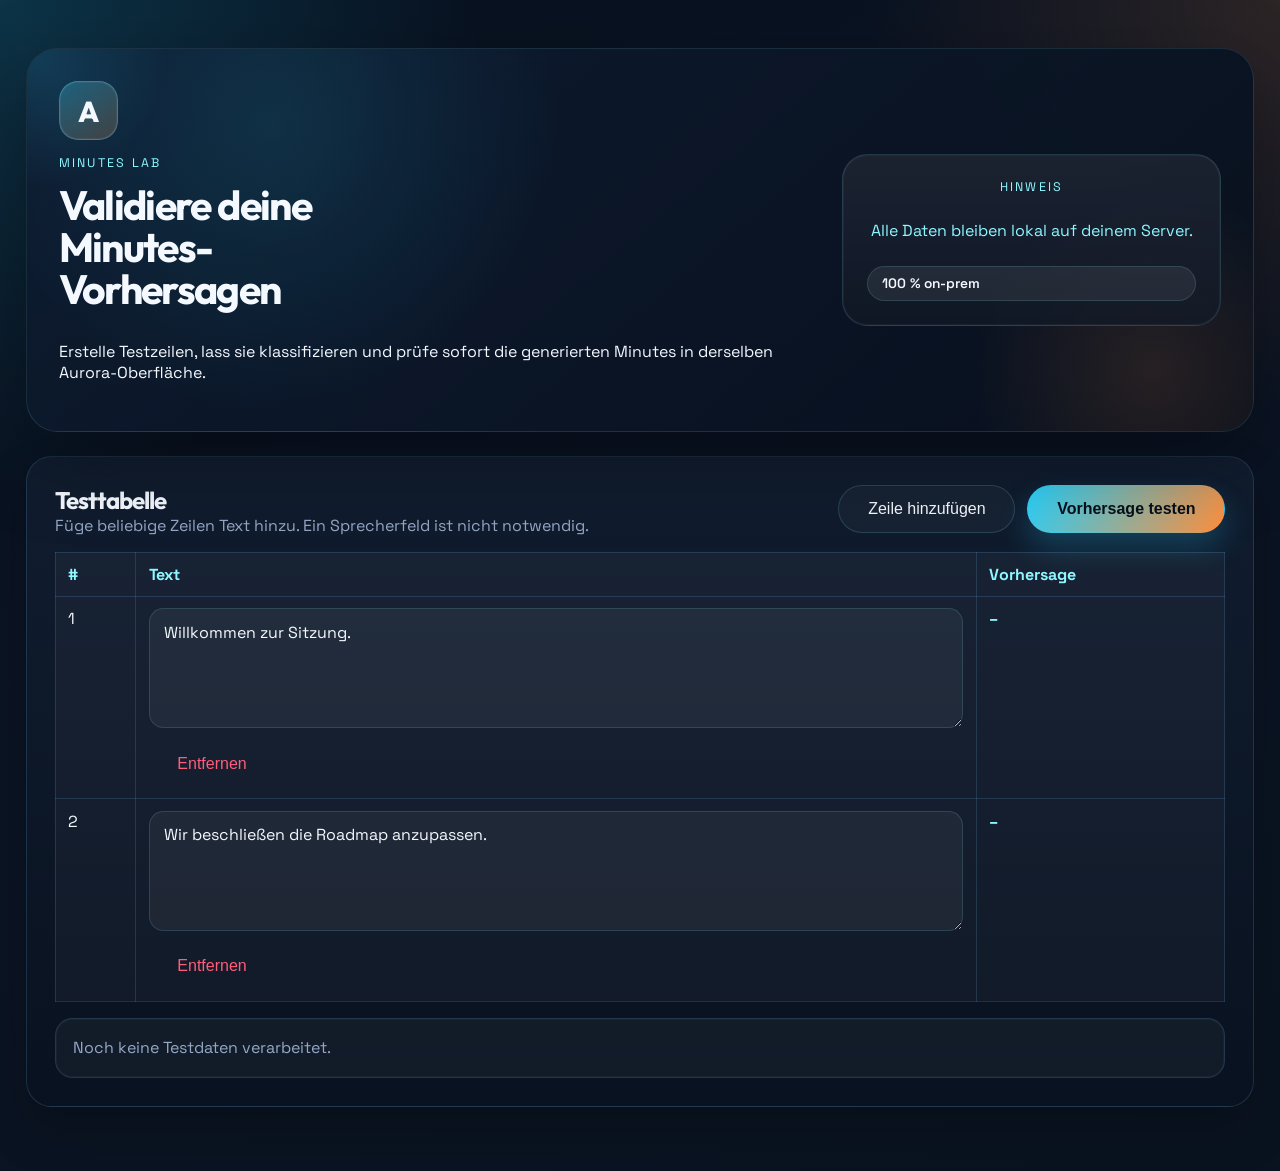
<file: frontend/validate/index.html>
<!DOCTYPE html>
<html lang="de">
  <head>
    <meta charset="UTF-8" />
    <meta name="viewport" content="width=device-width, initial-scale=1.0" />
    <title>Minutes Lab - Aurora Minutes</title>
    <link rel="preconnect" href="https://fonts.googleapis.com" />
    <link rel="preconnect" href="https://fonts.gstatic.com" crossorigin />
    <link
      href="https://fonts.googleapis.com/css2?family=Outfit:wght@500;600;700;800&family=Space+Grotesk:wght@400;500;700&display=swap"
      rel="stylesheet"
    />
    <link rel="stylesheet" href="../styles.css" />
    <script>(function(){var cfg=window.__APP_CONFIG__||{};var t=localStorage.getItem('app-theme')||cfg.UI_THEME||'aurora';document.documentElement.dataset.theme=t;if(t==='meetingai')document.title='Minutes Lab - Meeting AI';})()</script>
  </head>
  <body>
    <main class="app-shell lab-view">
      <header class="hero">
        <div class="brand-intro">
          <div class="brand-mark theme-aurora" aria-hidden="true">A</div>
          <img class="brand-logo theme-meetingai" src="../assets/roewaplan-logo.png" alt="RÖWAPLAN" />
          <p class="eyebrow">Minutes Lab</p>
          <h1>Validiere deine Minutes-Vorhersagen</h1>
          <p class="theme-aurora">
            Erstelle Testzeilen, lass sie klassifizieren und prüfe sofort die
            generierten Minutes in derselben Aurora-Oberfläche.
          </p>
          <p class="theme-meetingai">
            Erstelle Testzeilen, lass sie klassifizieren und prüfe sofort die
            generierten Minutes in derselben Meeting AI-Oberfläche.
          </p>
        </div>
        <div class="hero-card">
          <p class="hero-label">Hinweis</p>
          <p>Alle Daten bleiben lokal auf deinem Server.</p>
          <span class="local-pill">100 % on-prem</span>
        </div>
      </header>

      <section class="panel lab-panel">
        <div class="lab-header">
          <div>
            <h2>Testtabelle</h2>
            <p class="hint">Füge beliebige Zeilen Text hinzu. Ein Sprecherfeld ist nicht notwendig.</p>
          </div>
          <div class="lab-controls">
            <button id="labAddRow" class="ghost">Zeile hinzufügen</button>
            <button id="labRun" class="primary">Vorhersage testen</button>
          </div>
        </div>
        <div class="lab-table-wrapper">
          <table class="lab-table">
            <thead>
              <tr>
                <th>#</th>
                <th>Text</th>
                <th>Vorhersage</th>
              </tr>
            </thead>
            <tbody id="labTableBody"></tbody>
          </table>
        </div>
        <div id="labMinutes" class="summary-card minutes-card lab-minutes-card">
          <p class="hint">Noch keine Testdaten verarbeitet.</p>
        </div>
      </section>
    </main>

    <script src="../config.js"></script>
    <script type="module" src="lab.js"></script>
  </body>
</html>
</file>
<file: frontend/styles.css>
:root {
  color-scheme: light;
  --bg: #07111f;
  --bg-soft: #0d1728;
  --panel: rgba(10, 20, 35, 0.88);
  --panel-strong: rgba(12, 24, 42, 0.96);
  --surface: rgba(255, 255, 255, 0.04);
  --surface-strong: rgba(255, 255, 255, 0.07);
  --border: rgba(124, 196, 255, 0.16);
  --border-strong: rgba(142, 247, 255, 0.22);
  --accent: #27d3ff;
  --accent-strong: #8ef7ff;
  --accent-warm: #ff8f3d;
  --text: #f4f8ff;
  --muted: #94a8c5;
  --danger: #ff5d7a;
  font-size: 16px;
}

* {
  box-sizing: border-box;
}

html,
body {
  margin: 0;
  min-height: 100vh;
}

body {
  position: relative;
  overflow-x: hidden;
  background:
    radial-gradient(circle at top left, rgba(39, 211, 255, 0.18), transparent 28%),
    radial-gradient(circle at top right, rgba(255, 143, 61, 0.14), transparent 24%),
    linear-gradient(160deg, #07111f 0%, #0b1424 42%, #091320 100%);
  color: var(--text);
  font-family: "Space Grotesk", system-ui, -apple-system, BlinkMacSystemFont, sans-serif;
}

.app-shell {
  position: relative;
  z-index: 1;
  width: min(1560px, 96vw);
  margin: 0 auto;
  padding: 3rem 0 4rem;
  display: flex;
  flex-direction: column;
  gap: 1.5rem;
}

.settings-shell {
  width: min(1180px, 92vw);
}

.hero {
  position: relative;
  overflow: hidden;
  display: grid;
  grid-template-columns: minmax(0, 2fr) minmax(280px, 1fr);
  gap: 1.5rem;
  align-items: center;
  padding: 2rem;
  border-radius: 2rem;
  border: 1px solid rgba(142, 247, 255, 0.12);
  background:
    radial-gradient(circle at 20% 20%, rgba(39, 211, 255, 0.12), transparent 28%),
    linear-gradient(140deg, rgba(14, 28, 49, 0.96), rgba(8, 16, 29, 0.96));
  box-shadow: 0 28px 80px rgba(0, 0, 0, 0.34);
}

.profile-menu {
  position: absolute;
  top: 1rem;
  right: 1rem;
  z-index: 3;
}

.profile-trigger {
  display: inline-flex;
  align-items: center;
  gap: 0.6rem;
  min-height: 2.4rem;
  padding: 0.35rem 0.8rem 0.35rem 0.35rem;
  border-radius: 999px;
  border: 1px solid rgba(142, 247, 255, 0.2);
  background: rgba(6, 12, 24, 0.72);
  color: var(--text);
  font-weight: 600;
}

.profile-avatar {
  display: inline-flex;
  align-items: center;
  justify-content: center;
  width: 1.8rem;
  height: 1.8rem;
  border-radius: 999px;
  background: linear-gradient(120deg, var(--accent), var(--accent-warm));
  color: #06101c;
  font-size: 0.82rem;
  font-weight: 800;
}

.profile-name {
  max-width: 13rem;
  overflow: hidden;
  text-overflow: ellipsis;
  white-space: nowrap;
}

.profile-caret {
  font-size: 0.65rem;
  color: var(--muted);
}

.profile-dropdown {
  position: absolute;
  top: calc(100% + 0.45rem);
  right: 0;
  min-width: 230px;
  padding: 0.8rem;
  border-radius: 0.9rem;
  border: 1px solid var(--border);
  background: var(--panel-strong);
  box-shadow: 0 18px 34px rgba(0, 0, 0, 0.26);
}

.profile-email {
  margin: 0 0 0.7rem;
  color: var(--muted);
  font-size: 0.9rem;
  word-break: break-word;
}

.profile-logout-btn {
  width: 100%;
  justify-content: center;
}

.hero::before,
.hero::after {
  content: "";
  position: absolute;
  border-radius: 50%;
  pointer-events: none;
}

.hero::before {
  inset: -120px auto auto -120px;
  width: 260px;
  height: 260px;
  background: radial-gradient(circle, rgba(39, 211, 255, 0.16), transparent 70%);
}

.hero::after {
  inset: auto -80px -120px auto;
  width: 360px;
  height: 360px;
  background: radial-gradient(circle, rgba(255, 143, 61, 0.12), transparent 72%);
}

.brand-intro {
  position: relative;
  z-index: 1;
  display: flex;
  flex-direction: column;
  gap: 0.9rem;
}

.brand-mark {
  display: inline-flex;
  align-items: center;
  justify-content: center;
  width: 3.7rem;
  height: 3.7rem;
  border-radius: 1.2rem;
  background:
    linear-gradient(145deg, rgba(39, 211, 255, 0.24), rgba(255, 143, 61, 0.18)),
    rgba(255, 255, 255, 0.04);
  border: 1px solid rgba(142, 247, 255, 0.24);
  color: var(--text);
  font-family: "Outfit", sans-serif;
  font-size: 1.8rem;
  font-weight: 800;
  box-shadow: inset 0 0 0 1px rgba(255, 255, 255, 0.05);
}

.eyebrow,
.hero-label {
  margin: 0;
  text-transform: uppercase;
  letter-spacing: 0.18em;
  font-size: 0.78rem;
  color: var(--accent-strong);
}

.hero h1,
.transcript-header h2,
.minutes-header h2,
.meeting-sidebar-header h2,
.meeting-detail-header h2,
.hardware-card-header h2,
.settings-card-header h2,
.lab-header h2 {
  margin: 0;
  font-family: "Outfit", "Space Grotesk", sans-serif;
  letter-spacing: -0.04em;
}

.hero h1 {
  max-width: 13ch;
  font-size: clamp(1.95rem, 3.2vw, 3.1rem);
  line-height: 1.02;
}

.brand-intro > p:last-of-type {
  max-width: 62ch;
  margin: 0;
  color: var(--muted);
  font-size: 0.98rem;
  line-height: 1.55;
}

.hero-badges {
  display: flex;
  flex-wrap: wrap;
  gap: 0.65rem;
}

.hero-chip,
.local-pill {
  display: inline-flex;
  align-items: center;
  min-height: 2.2rem;
  padding: 0.45rem 0.9rem;
  border-radius: 999px;
  border: 1px solid rgba(142, 247, 255, 0.14);
  background: rgba(255, 255, 255, 0.07);
  color: var(--text);
  font-size: 0.86rem;
  font-weight: 600;
}

.hero-chip-soft {
  justify-content: center;
  background: rgba(255, 255, 255, 0.05);
  color: var(--muted);
}

.hero-card {
  position: relative;
  z-index: 1;
  display: flex;
  flex-direction: column;
  gap: 0.55rem;
  padding: 1.5rem;
  border-radius: 1.6rem;
  border: 1px solid rgba(142, 247, 255, 0.14);
  background:
    linear-gradient(180deg, rgba(255, 255, 255, 0.08), rgba(255, 255, 255, 0.03)),
    rgba(8, 16, 30, 0.74);
  box-shadow: inset 0 0 0 1px rgba(255, 255, 255, 0.04);
  color: var(--accent-strong);
  text-align: center;
}

.hero-card #timer {
  font-size: 1.8rem;
  font-weight: 700;
  letter-spacing: 0.12rem;
  color: var(--text);
}

.icon-link {
  position: absolute;
  top: 1.25rem;
  right: 1.25rem;
  z-index: 2;
  display: inline-flex;
  align-items: center;
  justify-content: center;
  width: 3rem;
  height: 3rem;
  border-radius: 999px;
  background: rgba(255, 255, 255, 0.08);
  border: 1px solid rgba(142, 247, 255, 0.14);
  color: var(--text);
  text-decoration: none;
  box-shadow: 0 14px 30px rgba(0, 0, 0, 0.22);
  transition: transform 120ms ease, box-shadow 120ms ease, border-color 120ms ease;
}

.back-link {
  right: auto;
  left: 1.25rem;
}

.icon-link:hover {
  transform: translateY(-2px) rotate(8deg);
  box-shadow: 0 18px 34px rgba(0, 0, 0, 0.28);
  border-color: rgba(142, 247, 255, 0.28);
}

.settings-link {
  right: 1.25rem;
  left: auto;
}

.panel {
  display: flex;
  flex-direction: column;
  gap: 1rem;
  padding: 1.75rem;
  border-radius: 1.6rem;
  border: 1px solid var(--border);
  background:
    linear-gradient(180deg, rgba(18, 30, 49, 0.92), rgba(9, 18, 32, 0.92));
  box-shadow: 0 24px 48px rgba(0, 0, 0, 0.22);
}

.controls,
.meeting-detail-actions,
.minutes-actions,
.settings-actions,
.settings-quick-actions,
.lab-controls {
  display: flex;
  flex-wrap: wrap;
  gap: 0.75rem;
  align-items: center;
}

.workspace-shell,
.two-column {
  display: grid;
  grid-template-columns: clamp(320px, 23vw, 420px) minmax(0, 1fr);
  gap: 1.25rem;
  align-items: start;
}

.quick-facts {
  display: grid;
  grid-template-columns: repeat(3, minmax(0, 1fr));
  gap: 0.9rem;
}

.quick-fact-card {
  padding: 1rem 1.1rem;
  border-radius: 1.2rem;
  border: 1px solid var(--border);
  background:
    linear-gradient(180deg, rgba(255, 255, 255, 0.05), rgba(255, 255, 255, 0.03)),
    rgba(9, 18, 32, 0.76);
}

.quick-fact-card strong {
  display: block;
  margin-bottom: 0.35rem;
  color: var(--accent-strong);
}

.meeting-sidebar,
.meeting-detail,
.minutes-pane,
.lab-panel,
.settings-form {
  display: flex;
  flex-direction: column;
  gap: 1rem;
  min-width: 0;
}

.settings-form {
  gap: 1.25rem;
}

.meeting-sidebar {
  position: sticky;
  top: 1.5rem;
  align-self: start;
  max-height: calc(100vh - 2.5rem);
  overflow: hidden;
}

.meeting-sidebar .meeting-list {
  overflow-y: auto;
  max-height: calc(100vh - 22rem);
  padding-right: 0.25rem;
}

.sidebar-action-button {
  width: 100%;
}

.meeting-overview-card h3 {
  margin: 0.25rem 0 0.45rem;
  font-family: "Outfit", "Space Grotesk", sans-serif;
  font-size: 1.25rem;
}

.meeting-sidebar-header,
.meeting-detail-header,
.transcript-header,
.minutes-header,
.lab-header,
.hardware-card-header,
.settings-card-header,
.minutes-repeatable-header,
.minutes-toolbar {
  display: flex;
  justify-content: space-between;
  align-items: start;
  gap: 1rem;
  flex-wrap: wrap;
}

.meeting-name-field,
.settings-field,
.minutes-field {
  display: flex;
  flex-direction: column;
  gap: 0.4rem;
  font-weight: 600;
  color: var(--text);
}

.transcript-speaker-controls {
  display: flex;
  align-items: center;
  gap: 0.75rem;
  flex-wrap: wrap;
}

.speaker-toggle {
  display: inline-flex;
  align-items: center;
  gap: 0.55rem;
  font-weight: 600;
  color: var(--text);
}

.speaker-toggle input {
  width: 1rem;
  height: 1rem;
  accent-color: var(--accent);
}

.meeting-name-field {
  min-width: min(320px, 100%);
}

.settings-field-full {
  grid-column: 1 / -1;
}

.settings-field-toggle {
  flex-direction: row;
  align-items: center;
  justify-content: space-between;
  gap: 1rem;
  padding: 0.78rem 0.92rem;
  border-radius: 0.9rem;
  border: 1px solid rgba(142, 247, 255, 0.14);
  background: rgba(255, 255, 255, 0.04);
}

.settings-field-toggle .settings-field-toggle-label {
  display: flex;
  flex-direction: column;
  gap: 0.2rem;
}

.settings-field-toggle .settings-field-toggle-label .hint {
  font-weight: 400;
}

.settings-field-toggle input[type="checkbox"] {
  width: 1.1rem;
  height: 1.1rem;
  accent-color: var(--accent);
  flex: 0 0 auto;
}

.meeting-name-field input,
.settings-field input,
.settings-field select,
.minutes-field input,
.minutes-field textarea,
.minutes-repeatable-item input,
.minutes-repeatable-item textarea,
.lab-table textarea {
  width: 100%;
  padding: 0.78rem 0.92rem;
  border-radius: 0.9rem;
  border: 1px solid rgba(142, 247, 255, 0.14);
  background: rgba(255, 255, 255, 0.05);
  color: var(--text);
  font: inherit;
}

.meeting-name-field input:focus,
.settings-field input:focus,
.settings-field select:focus,
.minutes-field input:focus,
.minutes-field textarea:focus,
.minutes-repeatable-item input:focus,
.minutes-repeatable-item textarea:focus,
.lab-table textarea:focus {
  outline: none;
  border-color: var(--accent);
  box-shadow: 0 0 0 3px rgba(39, 211, 255, 0.14);
}

button,
.file-label {
  border: 1px solid transparent;
  border-radius: 999px;
  font-size: 1rem;
  padding: 0.9rem 1.8rem;
  cursor: pointer;
  transition: transform 120ms ease, box-shadow 120ms ease, border-color 120ms ease, color 120ms ease;
}

button:disabled {
  opacity: 0.4;
  cursor: not-allowed;
}

.primary {
  background: linear-gradient(120deg, var(--accent), var(--accent-warm));
  color: #06101c;
  font-weight: 700;
  box-shadow: 0 14px 30px rgba(39, 211, 255, 0.22);
}

.record-toggle {
  position: relative;
  isolation: isolate;
  min-width: 14rem;
  padding-left: 2.35rem;
}

.record-toggle::before,
.record-toggle::after {
  content: "";
  position: absolute;
  pointer-events: none;
  transition: transform 180ms ease, opacity 180ms ease;
}

.record-toggle::before {
  top: 50%;
  left: 1.05rem;
  width: 0.62rem;
  height: 0.62rem;
  border-radius: 999px;
  background: #0a1a2c;
  transform: translateY(-50%) scale(0.65);
  opacity: 0.88;
}

.record-toggle::after {
  inset: -5px;
  border-radius: 999px;
  border: 1px solid rgba(255, 107, 144, 0);
  opacity: 0;
  transform: scale(0.96);
}

.record-toggle.recording-active {
  background: linear-gradient(120deg, #ff6b90, #ff934d);
  color: #fff5f8;
  box-shadow: 0 16px 36px rgba(255, 107, 144, 0.34);
  animation: record-button-pulse 1.3s ease-in-out infinite;
}

.record-toggle.recording-active::before {
  background: #ffe6ee;
  transform: translateY(-50%) scale(1);
  opacity: 1;
}

.record-toggle.recording-active::after {
  border-color: rgba(255, 107, 144, 0.45);
  opacity: 1;
  animation: record-button-ripple 1.45s ease-out infinite;
}

.record-toggle.recording-busy {
  box-shadow: 0 16px 32px rgba(39, 211, 255, 0.3);
}

@keyframes record-button-pulse {
  0%,
  100% {
    transform: translateY(0) scale(1);
  }
  50% {
    transform: translateY(-1px) scale(1.02);
  }
}

@keyframes record-button-ripple {
  0% {
    transform: scale(0.92);
    opacity: 0.52;
  }
  70% {
    transform: scale(1.15);
    opacity: 0.06;
  }
  100% {
    transform: scale(1.22);
    opacity: 0;
  }
}

@media (prefers-reduced-motion: reduce) {
  .record-toggle.recording-active,
  .record-toggle.recording-active::after {
    animation: none;
  }
}

.ghost {
  background: rgba(255, 255, 255, 0.03);
  border-color: rgba(142, 247, 255, 0.16);
  color: var(--text);
}

button:not(:disabled):hover,
.file-label:hover {
  transform: translateY(-2px);
  box-shadow: 0 16px 28px rgba(0, 0, 0, 0.24);
  border-color: rgba(142, 247, 255, 0.26);
}

.file-label {
  display: inline-flex;
  align-items: center;
  justify-content: center;
}

.hint {
  margin: 0;
  color: var(--muted);
}

.local-info,
.speaker-count-card,
.audio-card,
.progress-card,
.settings-note,
.settings-card,
.hardware-card,
.summary-card,
.segment,
.speaker-panel,
.meeting-list-item,
.minutes-repeatable-group,
.workflow-step,
.hardware-metric {
  border: 1px solid var(--border);
  background: rgba(255, 255, 255, 0.04);
  box-shadow: inset 0 0 0 1px rgba(255, 255, 255, 0.03);
}

.local-info,
.speaker-count-card,
.audio-card,
.progress-card,
.settings-note,
.settings-card,
.hardware-card,
.speaker-panel {
  padding: 1rem 1.1rem;
  border-radius: 1.2rem;
}

.settings-card-section {
  padding: 1.2rem;
  border-radius: 1.3rem;
  background:
    linear-gradient(180deg, rgba(255, 255, 255, 0.06), rgba(255, 255, 255, 0.03)),
    rgba(7, 15, 28, 0.78);
}

.settings-section-copy {
  max-width: 34rem;
  margin: 0;
}

.local-info {
  display: flex;
  justify-content: space-between;
  gap: 1rem;
}

.local-icon {
  font-size: 2rem;
  line-height: 1;
  color: var(--accent-strong);
}

.meeting-list {
  display: flex;
  flex-direction: column;
  gap: 0.75rem;
}

.meeting-list-item {
  padding: 1rem;
  border-radius: 1rem;
  cursor: pointer;
  transition: border-color 120ms ease, transform 120ms ease, box-shadow 120ms ease;
}

.meeting-list-item-single {
  background:
    linear-gradient(180deg, rgba(39, 211, 255, 0.08), rgba(255, 143, 61, 0.05)),
    rgba(255, 255, 255, 0.04);
}

.meeting-list-item:hover {
  transform: translateY(-2px);
  border-color: rgba(142, 247, 255, 0.28);
  box-shadow: 0 16px 30px rgba(0, 0, 0, 0.2);
}

.meeting-list-item-active {
  border-color: rgba(39, 211, 255, 0.34);
  background:
    linear-gradient(180deg, rgba(39, 211, 255, 0.12), rgba(255, 143, 61, 0.06)),
    rgba(255, 255, 255, 0.04);
}

.meeting-list-item-header {
  display: flex;
  justify-content: space-between;
  gap: 0.75rem;
  align-items: start;
}

.meeting-list-item h3 {
  margin: 0;
  font-size: 1rem;
}

.meeting-list-meta {
  margin-top: 0.45rem;
  display: flex;
  flex-direction: column;
  gap: 0.25rem;
  color: var(--muted);
  font-size: 0.9rem;
}

.meeting-list-item:focus-visible,
button:focus-visible,
.file-label:focus-within,
.icon-link:focus-visible,
.room-option:focus-within,
audio:focus-visible {
  outline: 2px solid var(--accent-strong);
  outline-offset: 3px;
}

.meeting-status-badge,
.hardware-badge {
  display: inline-flex;
  align-items: center;
  justify-content: center;
  min-height: 2rem;
  padding: 0.35rem 0.8rem;
  border-radius: 999px;
  font-size: 0.84rem;
  font-weight: 700;
}

.meeting-status-queued,
.hardware-badge-neutral {
  background: rgba(255, 255, 255, 0.08);
  color: #d6e8ff;
}

.meeting-status-running,
.hardware-badge-medium {
  background: rgba(255, 143, 61, 0.16);
  color: #ffd1ab;
}

.meeting-status-completed,
.hardware-badge-high {
  background: rgba(39, 211, 255, 0.16);
  color: var(--accent-strong);
}

.meeting-status-failed,
.hardware-badge-low {
  background: rgba(255, 93, 122, 0.14);
  color: #ffc0cb;
}

.transcript {
  max-height: 520px;
  overflow-y: auto;
  display: flex;
  flex-direction: column;
  gap: 0.75rem;
  padding-right: 0.4rem;
}

.transcript:empty::before {
  content: "Noch keine Daten.";
  color: var(--muted);
}

.segment,
.summary-card,
.minutes-section {
  padding: 1rem 1.1rem;
  border-radius: 1.1rem;
}

.segment header {
  display: flex;
  justify-content: space-between;
  gap: 0.75rem;
  margin-bottom: 0.4rem;
  color: var(--muted);
  font-size: 0.9rem;
}

.transcript-block p {
  margin: 0;
  line-height: 1.75;
  white-space: pre-wrap;
}

.transcript-entry-list {
  display: flex;
  flex-direction: column;
  gap: 0.9rem;
}

.transcript-entry {
  display: flex;
  flex-direction: column;
  gap: 0.2rem;
}

.transcript-entry-speaker {
  font-weight: 700;
  color: var(--accent-strong);
}

.transcript-entry-text {
  margin: 0;
  line-height: 1.75;
  white-space: pre-wrap;
}

.transcript-inline-speaker {
  font-weight: 700;
  color: var(--accent-strong);
}

.speaker-panel-header {
  display: flex;
  flex-direction: column;
  gap: 0.35rem;
  margin-bottom: 0.8rem;
}

.speaker-editor {
  display: flex;
  flex-direction: column;
  gap: 0.75rem;
}

.speaker-row {
  display: flex;
  align-items: center;
  gap: 0.7rem;
  flex-wrap: wrap;
}

.speaker-row label {
  min-width: 90px;
  font-weight: 600;
}

.speaker-row input {
  flex: 1 1 220px;
  padding: 0.7rem 0.9rem;
  border-radius: 0.8rem;
  border: 1px solid rgba(142, 247, 255, 0.14);
  background: rgba(255, 255, 255, 0.05);
  color: var(--text);
}

.speaker-audio-btn {
  padding: 0.6rem 1.2rem;
  font-size: 0.9rem;
}

.minutes-card,
.minutes-editor {
  display: flex;
  flex-direction: column;
  gap: 1rem;
}

.minutes-grid,
.settings-grid,
.settings-grid-wide,
.hardware-grid {
  display: grid;
  grid-template-columns: repeat(2, minmax(0, 1fr));
  gap: 1rem;
}

.hardware-grid {
  grid-template-columns: repeat(3, minmax(0, 1fr));
}

.minutes-card ul {
  margin: 0;
  padding-left: 1.25rem;
  display: flex;
  flex-direction: column;
  gap: 0.5rem;
}

.minutes-card p {
  line-height: 1.65;
}

.minutes-repeatable-group {
  display: flex;
  flex-direction: column;
  gap: 0.85rem;
  padding: 1rem;
  border-radius: 1rem;
}

.minutes-repeatable-item {
  display: grid;
  grid-template-columns: repeat(auto-fit, minmax(180px, 1fr));
  gap: 0.75rem;
  padding: 0.9rem;
  border-radius: 0.95rem;
  border: 1px solid var(--border);
  background: rgba(255, 255, 255, 0.04);
}

.minutes-repeatable-item-actions {
  display: flex;
  justify-content: flex-end;
  align-items: end;
}

.minutes-field textarea,
.minutes-repeatable-item textarea,
.lab-table textarea {
  resize: vertical;
  min-height: 120px;
}

.audio-card {
  display: flex;
  justify-content: space-between;
  gap: 1rem;
  flex-wrap: wrap;
  align-items: center;
}

.audio-card audio {
  flex: 1 1 260px;
}

.progress-header {
  display: flex;
  justify-content: space-between;
  gap: 1rem;
  align-items: center;
}

.async-job-status {
  margin-top: -0.1rem;
  color: var(--accent-strong);
  font-weight: 600;
}

#progressRuntime {
  color: var(--text);
  font-weight: 500;
}

.progress-bar {
  width: 100%;
  height: 10px;
  border-radius: 999px;
  background: rgba(255, 255, 255, 0.08);
  overflow: hidden;
}

.progress-bar div {
  width: 0;
  height: 100%;
  border-radius: 999px;
  background: linear-gradient(120deg, var(--accent), var(--accent-warm));
  transition: width 240ms ease;
}

.workflow-steps {
  list-style: none;
  margin: 0;
  padding: 0;
  display: flex;
  flex-wrap: wrap;
  gap: 0.55rem;
}

.workflow-step {
  flex: 1 1 140px;
  min-width: 140px;
  padding: 0.8rem;
  border-radius: 0.95rem;
}

.workflow-step.active {
  border-color: rgba(39, 211, 255, 0.28);
  background: rgba(39, 211, 255, 0.1);
}

.workflow-step.completed {
  border-color: rgba(255, 143, 61, 0.2);
  background: rgba(255, 143, 61, 0.08);
}

.workflow-step.disabled {
  opacity: 0.6;
}

.workflow-step span {
  display: block;
  font-weight: 600;
  color: var(--text);
}

.workflow-step p {
  margin: 0.3rem 0 0;
  color: var(--muted);
  font-size: 0.86rem;
}

.settings-note strong,
.hardware-label {
  display: block;
  margin-bottom: 0.35rem;
  color: var(--accent-strong);
}

.hardware-label {
  margin-bottom: 0.2rem;
  font-size: 0.82rem;
  text-transform: uppercase;
  letter-spacing: 0.08em;
}

.hardware-metric {
  padding: 0.95rem 1rem;
  border-radius: 1rem;
}

.hardware-message {
  margin: 0;
}

.lab-table-wrapper {
  overflow-x: auto;
}

.lab-table {
  width: 100%;
  border-collapse: collapse;
}

.lab-table th,
.lab-table td {
  padding: 0.7rem 0.8rem;
  border: 1px solid var(--border);
  background: rgba(255, 255, 255, 0.03);
  text-align: left;
  vertical-align: top;
}

.lab-table th {
  color: var(--accent-strong);
}

.lab-remove {
  margin-top: 0.45rem;
  border: none;
  background: transparent;
  color: var(--danger);
  cursor: pointer;
}

.lab-prediction {
  font-weight: 700;
  color: var(--accent-strong);
}

.lab-minutes-card {
  background: rgba(255, 255, 255, 0.04);
}

.toast {
  position: fixed;
  right: 2rem;
  bottom: 2rem;
  z-index: 1500;
  min-width: 240px;
  padding: 0.9rem 1.4rem;
  border-radius: 1rem;
  color: #06101c;
  font-weight: 700;
  box-shadow: 0 20px 40px rgba(0, 0, 0, 0.28);
}

.toast-success {
  background: linear-gradient(120deg, var(--accent), var(--accent-warm));
}

.toast-error {
  background: linear-gradient(120deg, #ff7a93, #ff5d7a);
}

.toast-info {
  background: linear-gradient(120deg, #8ef7ff, #6acbff);
}

.modal {
  position: fixed;
  inset: 0;
  z-index: 1000;
  display: flex;
  align-items: center;
  justify-content: center;
  padding: 1.25rem;
  background: rgba(3, 8, 16, 0.72);
  overflow-y: auto;
}

.modal-content {
  position: relative;
  width: min(420px, 92vw);
  max-height: calc(100vh - 2.5rem);
  overflow-y: auto;
  padding: 1.5rem;
  border-radius: 1.4rem;
  border: 1px solid var(--border);
  background: var(--panel-strong);
  box-shadow: 0 28px 80px rgba(0, 0, 0, 0.34);
}

#roomModal .modal-content {
  width: min(980px, 95vw);
}

#actionItemDraftModal .modal-content {
  width: min(980px, 95vw);
}

.modal-close {
  position: absolute;
  top: 1rem;
  right: 1rem;
  background: transparent;
  border: none;
  color: var(--muted);
  font-size: 1.5rem;
}

.room-options {
  display: flex;
  flex-direction: column;
  gap: 0.75rem;
  margin: 0.8rem 0 1rem;
}

.room-option {
  display: flex;
  align-items: center;
  gap: 0.7rem;
  padding: 0.8rem 1rem;
  border-radius: 0.95rem;
  border: 1px solid var(--border);
  background: rgba(255, 255, 255, 0.04);
  cursor: pointer;
}

.action-item-notify-item {
  cursor: default;
}

.action-item-notify-task {
  margin: 0;
  font-size: 0.96rem;
  line-height: 1.35;
}

.action-item-email-field {
  margin-top: 0.6rem;
}

.action-item-draft-btn {
  white-space: nowrap;
}

.modal-actions {
  display: flex;
  justify-content: flex-end;
  gap: 0.75rem;
  margin-top: 1rem;
}

.hidden {
  display: none !important;
}

.sr-only {
  position: absolute;
  width: 1px;
  height: 1px;
  padding: 0;
  margin: -1px;
  overflow: hidden;
  clip: rect(0, 0, 0, 0);
  white-space: nowrap;
  border: 0;
}

progress {
  width: 100%;
  height: 10px;
}

@media (max-width: 980px) {
  .hero,
  .workspace-shell,
  .two-column,
  .quick-facts,
  .settings-grid,
  .settings-grid-wide,
  .hardware-grid,
  .minutes-grid {
    grid-template-columns: 1fr;
  }

  .hero h1 {
    max-width: none;
  }
}

@media (max-width: 640px) {
  .app-shell {
    width: min(94vw, 1280px);
    padding-top: 1.5rem;
  }

  .hero,
  .panel {
    padding: 1.2rem;
  }

  .icon-link,
  .back-link {
    top: 0.9rem;
  }

  .meeting-detail-actions,
  .minutes-actions,
  .controls {
    align-items: stretch;
  }

  button,
  .file-label {
    width: 100%;
    justify-content: center;
  }

  .toast {
    right: 1rem;
    left: 1rem;
    bottom: 1rem;
    min-width: 0;
  }
}

/* ─── Brand logo ─────────────────────────────────────────────────────────── */

.brand-logo {
  height: 3rem;
  width: auto;
  max-width: 180px;
  object-fit: contain;
}

/* ─── Theme visibility helpers ───────────────────────────────────────────── */

.theme-meetingai { display: none; }
[data-theme="meetingai"] .theme-aurora { display: none; }
[data-theme="meetingai"] p.theme-meetingai { display: block; }
[data-theme="meetingai"] img.theme-meetingai { display: block; }

/* Theme: Meeting AI (ROEWAPLAN) */
[data-theme="meetingai"] {
  --bg: #eff5f1;
  --bg-soft: #e4eee7;
  --panel: #ffffff;
  --panel-strong: #ffffff;
  --surface: rgba(11, 106, 79, 0.05);
  --surface-strong: rgba(11, 106, 79, 0.1);
  --border: #d7e5dc;
  --border-strong: #aacdbb;
  --accent: #0b6a4f;
  --accent-strong: #084b39;
  --accent-warm: #2fa67d;
  --text: #14281e;
  --muted: #4d665a;
  --danger: #b5283a;
}

[data-theme="meetingai"] body {
  background:
    radial-gradient(circle at 0% 0%, rgba(47, 166, 125, 0.12), transparent 33%),
    radial-gradient(circle at 100% 100%, rgba(11, 106, 79, 0.1), transparent 32%),
    linear-gradient(140deg, #f5faf6 0%, #eef5f1 45%, #edf4ef 100%);
  font-family: "Manrope", "Space Grotesk", sans-serif;
  color: var(--text);
}

[data-theme="meetingai"] .app-shell {
  gap: 1.25rem;
}

[data-theme="meetingai"] .hero h1,
[data-theme="meetingai"] .transcript-header h2,
[data-theme="meetingai"] .minutes-header h2,
[data-theme="meetingai"] .meeting-sidebar-header h2,
[data-theme="meetingai"] .meeting-detail-header h2,
[data-theme="meetingai"] .hardware-card-header h2,
[data-theme="meetingai"] .settings-card-header h2,
[data-theme="meetingai"] .lab-header h2,
[data-theme="meetingai"] .meeting-overview-card h3,
[data-theme="meetingai"] .modal-content h3 {
  font-family: "Manrope", "Space Grotesk", sans-serif;
  font-weight: 800;
  letter-spacing: -0.02em;
}

[data-theme="meetingai"] .hero {
  border: 1px solid var(--border);
  border-radius: 1.1rem;
  background:
    linear-gradient(102deg, rgba(11, 106, 79, 0.06), rgba(255, 255, 255, 0.95) 38%),
    #ffffff;
  box-shadow: 0 20px 48px rgba(12, 50, 35, 0.08);
}

[data-theme="meetingai"] .hero::before,
[data-theme="meetingai"] .hero::after {
  display: none;
}

[data-theme="meetingai"] .hero-card {
  border: 1px solid var(--border);
  border-radius: 0.95rem;
  background:
    linear-gradient(180deg, #fcfffd, #f5faf7);
  box-shadow: inset 0 1px 0 rgba(255, 255, 255, 0.6);
  color: var(--accent);
}

[data-theme="meetingai"] .hero-card #timer {
  color: var(--text);
}

[data-theme="meetingai"] .profile-trigger {
  background: #ffffff;
  border-color: var(--border-strong);
  color: var(--accent);
}

[data-theme="meetingai"] .profile-dropdown {
  background: #ffffff;
  border-color: var(--border-strong);
}

[data-theme="meetingai"] .brand-logo {
  height: 3.2rem;
  max-width: 210px;
}

[data-theme="meetingai"] .eyebrow,
[data-theme="meetingai"] .hero-label {
  color: var(--accent);
  letter-spacing: 0.12em;
}

[data-theme="meetingai"] .panel {
  border: 1px solid var(--border);
  border-radius: 1rem;
  background:
    linear-gradient(180deg, #ffffff 0%, #fdfefd 100%);
  box-shadow: 0 14px 28px rgba(12, 50, 35, 0.06);
}

[data-theme="meetingai"] .settings-card-section {
  background: #f7fbf8;
  border-radius: 0.85rem;
}

[data-theme="meetingai"] .quick-fact-card {
  background: #f7fbf8;
}

[data-theme="meetingai"] button,
[data-theme="meetingai"] .file-label {
  border-radius: 0.72rem;
  font-weight: 700;
  letter-spacing: 0.01em;
}

[data-theme="meetingai"] .primary {
  background: linear-gradient(135deg, #0b6a4f 0%, #0d7c5b 100%);
  color: #ffffff;
  box-shadow: 0 12px 24px rgba(11, 106, 79, 0.24);
}

[data-theme="meetingai"] .primary:not(:disabled):hover {
  background: linear-gradient(135deg, #09563f 0%, #0b6a4f 100%);
  transform: translateY(-1px);
  box-shadow: 0 16px 30px rgba(11, 106, 79, 0.28);
}

[data-theme="meetingai"] button:not(:disabled):hover,
[data-theme="meetingai"] .file-label:hover {
  transform: translateY(-1px);
  box-shadow: 0 10px 22px rgba(14, 40, 30, 0.1);
  border-color: var(--border-strong);
}

[data-theme="meetingai"] .ghost {
  background: #f9fcfa;
  border-color: var(--border-strong);
  color: var(--accent);
}

[data-theme="meetingai"] .ghost:not(:disabled):hover {
  background: #f2f8f4;
  border-color: var(--accent);
}

[data-theme="meetingai"] .icon-link {
  background: #ffffff;
  border-color: var(--border-strong);
  border-radius: 0.72rem;
  color: var(--accent);
}

[data-theme="meetingai"] .icon-link:hover {
  transform: translateY(-1px);
  border-color: var(--accent);
  box-shadow: 0 10px 20px rgba(11, 106, 79, 0.14);
}

[data-theme="meetingai"] .meeting-name-field input,
[data-theme="meetingai"] .settings-field input,
[data-theme="meetingai"] .settings-field select,
[data-theme="meetingai"] .minutes-field input,
[data-theme="meetingai"] .minutes-field textarea,
[data-theme="meetingai"] .minutes-repeatable-item input,
[data-theme="meetingai"] .minutes-repeatable-item textarea,
[data-theme="meetingai"] .lab-table textarea,
[data-theme="meetingai"] .speaker-row input {
  border-color: var(--border);
  background: #fcfefc;
  color: var(--text);
  border-radius: 0.72rem;
}

[data-theme="meetingai"] .meeting-name-field input:focus,
[data-theme="meetingai"] .settings-field input:focus,
[data-theme="meetingai"] .settings-field select:focus,
[data-theme="meetingai"] .minutes-field input:focus,
[data-theme="meetingai"] .minutes-field textarea:focus,
[data-theme="meetingai"] .minutes-repeatable-item input:focus,
[data-theme="meetingai"] .minutes-repeatable-item textarea:focus,
[data-theme="meetingai"] .lab-table textarea:focus {
  border-color: var(--accent);
  box-shadow: 0 0 0 3px rgba(11, 106, 79, 0.14);
}

[data-theme="meetingai"] .settings-field-toggle {
  border-color: var(--border);
  background: #f7fbf8;
  border-radius: 0.72rem;
}

[data-theme="meetingai"] .settings-field input[type="checkbox"],
[data-theme="meetingai"] .speaker-toggle input {
  accent-color: var(--accent);
}

[data-theme="meetingai"] .local-info,
[data-theme="meetingai"] .speaker-count-card,
[data-theme="meetingai"] .audio-card,
[data-theme="meetingai"] .progress-card,
[data-theme="meetingai"] .settings-note,
[data-theme="meetingai"] .settings-card,
[data-theme="meetingai"] .hardware-card,
[data-theme="meetingai"] .summary-card,
[data-theme="meetingai"] .segment,
[data-theme="meetingai"] .speaker-panel,
[data-theme="meetingai"] .minutes-repeatable-group,
[data-theme="meetingai"] .workflow-step,
[data-theme="meetingai"] .hardware-metric {
  background: #fcfefd;
  border-color: var(--border);
}

[data-theme="meetingai"] .meeting-list-item {
  background: #ffffff;
  border-color: var(--border);
  border-radius: 0.8rem;
}

[data-theme="meetingai"] .meeting-list-item:hover {
  border-color: var(--border-strong);
  box-shadow: 0 10px 24px rgba(11, 106, 79, 0.08);
}

[data-theme="meetingai"] .meeting-list-item-active {
  border-color: var(--accent);
  background: linear-gradient(120deg, rgba(11, 106, 79, 0.06), rgba(255, 255, 255, 0.95));
}

[data-theme="meetingai"] .meeting-list-item-single {
  background: #fbfefc;
}

[data-theme="meetingai"] .workflow-step.active {
  border-color: var(--accent);
  background: rgba(11, 106, 79, 0.08);
}

[data-theme="meetingai"] .workflow-step.completed {
  border-color: rgba(47, 166, 125, 0.5);
  background: rgba(47, 166, 125, 0.12);
}

[data-theme="meetingai"] .progress-bar {
  background: rgba(11, 106, 79, 0.12);
}

[data-theme="meetingai"] .progress-bar div {
  background: linear-gradient(135deg, #0b6a4f, #2fa67d);
}

[data-theme="meetingai"] .meeting-status-completed,
[data-theme="meetingai"] .hardware-badge-high {
  background: rgba(11, 106, 79, 0.14);
  color: var(--accent);
}

[data-theme="meetingai"] .meeting-status-running,
[data-theme="meetingai"] .hardware-badge-medium {
  background: rgba(47, 166, 125, 0.2);
  color: #0b6a4f;
}

[data-theme="meetingai"] .meeting-status-queued,
[data-theme="meetingai"] .hardware-badge-neutral {
  background: rgba(11, 106, 79, 0.08);
  color: #3d6454;
}

[data-theme="meetingai"] .transcript-entry-speaker,
[data-theme="meetingai"] .transcript-inline-speaker {
  color: var(--accent);
}

[data-theme="meetingai"] .hero-chip,
[data-theme="meetingai"] .local-pill {
  border-color: var(--border-strong);
  background: rgba(11, 106, 79, 0.07);
  color: var(--accent);
  border-radius: 0.65rem;
}

[data-theme="meetingai"] .quick-fact-card strong,
[data-theme="meetingai"] .settings-note strong,
[data-theme="meetingai"] .hardware-label,
[data-theme="meetingai"] .async-job-status,
[data-theme="meetingai"] .local-icon,
[data-theme="meetingai"] .lab-prediction {
  color: var(--accent);
}

[data-theme="meetingai"] .lab-table th {
  color: var(--accent);
}

[data-theme="meetingai"] .lab-table th,
[data-theme="meetingai"] .lab-table td {
  background: #ffffff;
  border-color: var(--border);
}

[data-theme="meetingai"] .minutes-repeatable-item {
  background: #ffffff;
  border-color: var(--border);
  border-radius: 0.72rem;
}

[data-theme="meetingai"] .modal {
  background: rgba(5, 26, 18, 0.46);
}

[data-theme="meetingai"] .modal-content {
  background: #ffffff;
  border-color: var(--border-strong);
  border-radius: 1rem;
}

[data-theme="meetingai"] .room-option {
  background: #f5faf7;
  border-color: var(--border);
  border-radius: 0.72rem;
}

[data-theme="meetingai"] .toast {
  color: #ffffff;
}

[data-theme="meetingai"] .toast-success {
  background: linear-gradient(135deg, #0b6a4f, #0d7c5b);
}

[data-theme="meetingai"] .toast-info {
  background: #0a5a43;
}

[data-theme="meetingai"] .brand-mark {
  background: var(--accent);
  border-color: var(--accent);
  color: #ffffff;
}

[data-theme="meetingai"] .meeting-list-item:focus-visible,
[data-theme="meetingai"] button:focus-visible,
[data-theme="meetingai"] .file-label:focus-within,
[data-theme="meetingai"] .icon-link:focus-visible,
[data-theme="meetingai"] .room-option:focus-within,
[data-theme="meetingai"] audio:focus-visible {
  outline-color: var(--accent);
}

[data-theme="meetingai"] .hero,
[data-theme="meetingai"] .panel {
  animation: meetingai-fade-in 260ms ease both;
}

@keyframes meetingai-fade-in {
  from {
    opacity: 0;
    transform: translateY(6px);
  }
  to {
    opacity: 1;
    transform: translateY(0);
  }
}

@media (prefers-reduced-motion: reduce) {
  [data-theme="meetingai"] .hero,
  [data-theme="meetingai"] .panel {
    animation: none;
  }
}

[data-theme="meetingai"] .record-toggle.recording-active {
  box-shadow: 0 12px 28px rgba(255, 107, 144, 0.25);
}

/* ===== Release-Popup ===== */
.release-popup-overlay {
  position: fixed;
  inset: 0;
  background: rgba(8, 14, 28, 0.55);
  backdrop-filter: blur(6px);
  -webkit-backdrop-filter: blur(6px);
  display: flex;
  align-items: center;
  justify-content: center;
  z-index: 10000;
  opacity: 0;
  transition: opacity 200ms ease;
  padding: 1.5rem;
}
.release-popup-overlay.release-popup-visible {
  opacity: 1;
}
.release-popup-overlay.release-popup-closing {
  opacity: 0;
}
.release-popup-card {
  background: var(--card, #ffffff);
  color: var(--text, #0c1322);
  border-radius: 20px;
  padding: 2rem 2.25rem;
  max-width: 480px;
  width: 100%;
  box-shadow: 0 30px 80px rgba(8, 14, 28, 0.35);
  transform: translateY(12px) scale(0.97);
  transition: transform 240ms cubic-bezier(0.2, 0.9, 0.3, 1.2);
  position: relative;
}
.release-popup-overlay.release-popup-visible .release-popup-card {
  transform: translateY(0) scale(1);
}
.release-popup-badge {
  display: inline-block;
  font-size: 0.75rem;
  font-weight: 700;
  letter-spacing: 0.08em;
  text-transform: uppercase;
  color: var(--accent, #27d3ff);
  background: color-mix(in srgb, var(--accent, #27d3ff) 14%, transparent);
  padding: 0.3rem 0.7rem;
  border-radius: 999px;
  margin: 0 0 0.75rem 0;
}
.release-popup-title {
  margin: 0 0 0.4rem 0;
  font-size: 1.6rem;
  line-height: 1.2;
}
.release-popup-subtitle {
  margin: 0 0 1.25rem 0;
  color: var(--muted, #5a6378);
  font-size: 0.95rem;
}
.release-popup-list {
  list-style: none;
  padding: 0;
  margin: 0 0 1.5rem 0;
  display: grid;
  gap: 0.6rem;
}
.release-popup-item {
  display: grid;
  grid-template-columns: 2rem 1fr;
  gap: 0.75rem;
  align-items: start;
  padding: 0.55rem 0.75rem;
  background: color-mix(in srgb, var(--accent, #27d3ff) 7%, transparent);
  border-radius: 12px;
  border: 1px solid color-mix(in srgb, var(--accent, #27d3ff) 12%, transparent);
}
.release-popup-icon {
  font-size: 1.3rem;
  line-height: 1.2;
  text-align: center;
}
.release-popup-text {
  font-size: 0.95rem;
  line-height: 1.4;
  color: var(--text, #0c1322);
}
.release-popup-footer {
  display: flex;
  align-items: center;
  justify-content: space-between;
  gap: 1rem;
  flex-wrap: wrap;
}
.release-popup-date {
  font-size: 0.8rem;
  color: var(--muted, #5a6378);
}
.release-popup-confirm {
  margin-left: auto;
  padding: 0.7rem 1.4rem;
  border-radius: 12px;
  border: none;
  cursor: pointer;
  font-weight: 600;
  font-size: 0.95rem;
  background: linear-gradient(135deg, var(--accent, #27d3ff) 0%, var(--accent-warm, #2fa67d) 100%);
  color: #ffffff;
  box-shadow: 0 8px 22px color-mix(in srgb, var(--accent, #27d3ff) 35%, transparent);
  transition: transform 120ms ease, box-shadow 200ms ease;
}
.release-popup-confirm:hover {
  transform: translateY(-1px);
  box-shadow: 0 10px 26px color-mix(in srgb, var(--accent, #27d3ff) 45%, transparent);
}
.release-popup-confirm:focus-visible {
  outline: 3px solid color-mix(in srgb, var(--accent, #27d3ff) 45%, transparent);
  outline-offset: 2px;
}

/* ===== Auth-Seiten (Login / Profil / Admin) ===== */
.auth-body {
  min-height: 100vh;
  display: flex;
  align-items: center;
  justify-content: center;
  padding: 2rem 1rem;
  background: radial-gradient(circle at top, color-mix(in srgb, var(--accent, #27d3ff) 18%, transparent), transparent 55%),
    var(--bg, #07111f);
}
.auth-shell {
  width: 100%;
  max-width: 460px;
  display: grid;
  gap: 1rem;
  justify-items: center;
}
.auth-card {
  width: 100%;
  background: var(--card, rgba(255,255,255,0.06));
  border-radius: 20px;
  padding: 2.25rem 2rem;
  box-shadow: 0 30px 80px rgba(8, 14, 28, 0.35);
  backdrop-filter: blur(8px);
  -webkit-backdrop-filter: blur(8px);
}
.auth-brand {
  display: grid;
  justify-items: center;
  gap: 0.4rem;
  margin-bottom: 1.6rem;
  text-align: center;
}
.auth-brand .brand-mark,
.auth-brand .brand-logo {
  margin: 0 auto;
}
.auth-tabs {
  display: grid;
  grid-template-columns: 1fr 1fr;
  gap: 0.25rem;
  background: color-mix(in srgb, var(--accent, #27d3ff) 8%, transparent);
  border-radius: 12px;
  padding: 0.25rem;
  margin-bottom: 1.25rem;
}
.auth-tab {
  background: transparent;
  border: none;
  padding: 0.55rem 0.75rem;
  border-radius: 10px;
  font-weight: 600;
  font-size: 0.92rem;
  color: var(--muted, #94a8c5);
  cursor: pointer;
  transition: background 160ms ease, color 160ms ease;
}
.auth-tab.is-active {
  background: var(--card, #ffffff);
  color: var(--text, #0c1322);
  box-shadow: 0 4px 12px rgba(8, 14, 28, 0.18);
}
.auth-tab:focus-visible {
  outline: 3px solid color-mix(in srgb, var(--accent, #27d3ff) 45%, transparent);
  outline-offset: 2px;
}
.auth-form {
  display: grid;
  gap: 1.1rem;
}
.auth-field {
  display: grid;
  gap: 0.35rem;
}
.auth-field label {
  font-size: 0.85rem;
  font-weight: 600;
  letter-spacing: 0.02em;
  color: var(--muted, #94a8c5);
}
.auth-field input {
  width: 100%;
  padding: 0.7rem 0.85rem;
  background: color-mix(in srgb, var(--card, #ffffff) 92%, transparent);
  color: var(--text, #0c1322);
  border: 1px solid color-mix(in srgb, var(--accent, #27d3ff) 18%, transparent);
  border-radius: 10px;
  font-size: 0.98rem;
  font-family: inherit;
  transition: border-color 160ms ease, box-shadow 160ms ease;
}
.auth-field input:focus-visible {
  outline: none;
  border-color: var(--accent, #27d3ff);
  box-shadow: 0 0 0 3px color-mix(in srgb, var(--accent, #27d3ff) 30%, transparent);
}
.auth-password-wrap {
  position: relative;
}
.auth-password-wrap input {
  padding-right: 2.6rem;
}
.auth-password-toggle {
  position: absolute;
  top: 50%;
  right: 0.55rem;
  transform: translateY(-50%);
  background: transparent;
  border: none;
  padding: 0.3rem 0.45rem;
  border-radius: 8px;
  cursor: pointer;
  font-size: 1rem;
  color: var(--muted, #94a8c5);
  transition: background 160ms ease, color 160ms ease;
}
.auth-password-toggle:hover { background: color-mix(in srgb, var(--accent, #27d3ff) 14%, transparent); color: var(--text); }
.auth-password-toggle:focus-visible {
  outline: 2px solid var(--accent, #27d3ff);
  outline-offset: 1px;
}
.auth-strength {
  display: grid;
  gap: 0.3rem;
}
.auth-strength-bar {
  height: 6px;
  background: color-mix(in srgb, var(--accent, #27d3ff) 10%, transparent);
  border-radius: 999px;
  overflow: hidden;
}
.auth-strength-fill {
  height: 100%;
  width: 0%;
  border-radius: 999px;
  transition: width 200ms ease, background 200ms ease;
}
.auth-strength-fill[data-level="0"] { width: 10%; background: #ef4444; }
.auth-strength-fill[data-level="1"] { width: 30%; background: #f97316; }
.auth-strength-fill[data-level="2"] { width: 55%; background: #facc15; }
.auth-strength-fill[data-level="3"] { width: 80%; background: #84cc16; }
.auth-strength-fill[data-level="4"] { width: 100%; background: #10b981; }
.auth-strength-label {
  font-size: 0.78rem;
  color: var(--muted, #94a8c5);
}
.auth-error {
  font-size: 0.82rem;
  color: #ef4444;
  margin: 0;
  min-height: 0;
  max-height: 0;
  overflow: hidden;
  transition: max-height 160ms ease;
}
.auth-error.is-visible {
  max-height: 3rem;
  margin-top: 0.1rem;
}
.auth-form-error {
  padding: 0.65rem 0.85rem;
  background: color-mix(in srgb, #ef4444 18%, transparent);
  color: #fecaca;
  border-radius: 10px;
  font-size: 0.9rem;
  border: 1px solid color-mix(in srgb, #ef4444 32%, transparent);
}
.auth-submit {
  position: relative;
  padding: 0.85rem 1.2rem;
  border-radius: 12px;
  border: none;
  background: linear-gradient(135deg, var(--accent, #27d3ff) 0%, var(--accent-warm, #2fa67d) 100%);
  color: #ffffff;
  font-weight: 700;
  font-size: 1rem;
  cursor: pointer;
  box-shadow: 0 10px 24px color-mix(in srgb, var(--accent, #27d3ff) 35%, transparent);
  transition: transform 120ms ease, box-shadow 200ms ease, opacity 160ms ease;
}
.auth-submit:hover:not(:disabled) {
  transform: translateY(-1px);
}
.auth-submit:focus-visible {
  outline: 3px solid color-mix(in srgb, var(--accent, #27d3ff) 45%, transparent);
  outline-offset: 2px;
}
.auth-submit:disabled {
  opacity: 0.7;
  cursor: progress;
}
.auth-submit-spinner {
  display: none;
  position: absolute;
  width: 1.1rem;
  height: 1.1rem;
  right: 1rem;
  top: 50%;
  transform: translateY(-50%);
  border-radius: 999px;
  border: 2.5px solid rgba(255,255,255,0.4);
  border-top-color: #ffffff;
  animation: auth-spin 0.7s linear infinite;
}
.auth-submit.is-loading .auth-submit-spinner { display: inline-block; }
@keyframes auth-spin { to { transform: translateY(-50%) rotate(360deg); } }
.auth-helper {
  text-align: center;
  font-size: 0.88rem;
  color: var(--muted, #94a8c5);
  margin: 0.2rem 0 0 0;
}
.auth-helper a {
  color: var(--accent, #27d3ff);
  font-weight: 600;
  text-decoration: none;
}
.auth-helper a:hover { text-decoration: underline; }
.auth-status {
  text-align: center;
  margin: 0.6rem 0 0 0;
  font-size: 0.9rem;
  color: var(--muted, #94a8c5);
  min-height: 1.2em;
}
.auth-footer {
  text-align: center;
  font-size: 0.78rem;
  color: var(--muted, #94a8c5);
  margin: 0;
}

/* ===== Profil-Seite ===== */
.profile-page {
  max-width: 720px;
  margin: 0 auto;
  padding: 2rem 1rem;
}
.profile-back {
  display: inline-flex;
  align-items: center;
  gap: 0.4rem;
  color: var(--muted, #94a8c5);
  text-decoration: none;
  font-size: 0.9rem;
  margin-bottom: 1rem;
}
.profile-back:hover { color: var(--accent, #27d3ff); }
.profile-card {
  background: var(--card);
  border-radius: 18px;
  padding: 2rem;
  margin-bottom: 1.5rem;
  box-shadow: 0 20px 60px rgba(8, 14, 28, 0.18);
}
.profile-card h2 {
  margin-top: 0;
  margin-bottom: 0.4rem;
}
.profile-card .hint {
  margin-top: 0;
}
.profile-readonly-row {
  display: grid;
  grid-template-columns: 140px 1fr;
  gap: 1rem;
  padding: 0.6rem 0;
  border-top: 1px solid color-mix(in srgb, var(--accent, #27d3ff) 10%, transparent);
}
.profile-readonly-row:first-of-type { border-top: none; }
.profile-readonly-row span:first-child {
  color: var(--muted, #94a8c5);
  font-size: 0.85rem;
}
.profile-row-success {
  padding: 0.55rem 0.8rem;
  border-radius: 8px;
  background: color-mix(in srgb, #10b981 22%, transparent);
  color: #d1fae5;
  font-size: 0.88rem;
  margin-top: 0.5rem;
}

/* ===== Admin User Table ===== */
.admin-table-wrap {
  overflow-x: auto;
  margin-top: 1rem;
}
.admin-table {
  width: 100%;
  border-collapse: collapse;
  font-size: 0.92rem;
}
.admin-table th,
.admin-table td {
  text-align: left;
  padding: 0.7rem 0.6rem;
  border-bottom: 1px solid color-mix(in srgb, var(--accent, #27d3ff) 10%, transparent);
}
.admin-table th {
  color: var(--muted, #94a8c5);
  font-weight: 600;
  font-size: 0.78rem;
  letter-spacing: 0.04em;
  text-transform: uppercase;
}
.admin-pill {
  display: inline-block;
  padding: 0.15rem 0.55rem;
  border-radius: 999px;
  font-size: 0.74rem;
  font-weight: 600;
  letter-spacing: 0.02em;
}
.admin-pill-admin {
  background: color-mix(in srgb, var(--accent, #27d3ff) 22%, transparent);
  color: var(--accent, #27d3ff);
}
.admin-pill-inactive {
  background: color-mix(in srgb, #ef4444 20%, transparent);
  color: #fecaca;
}
.admin-pill-active {
  background: color-mix(in srgb, #10b981 22%, transparent);
  color: #d1fae5;
}
.admin-action-cell {
  white-space: nowrap;
}
.admin-action-cell button {
  margin-left: 0.3rem;
}
.admin-action-cell button:first-child {
  margin-left: 0;
}
.admin-empty {
  padding: 2rem;
  text-align: center;
  color: var(--muted, #94a8c5);
}

/* ===== Generisches Confirm-Dialog ===== */
.confirm-overlay {
  position: fixed;
  inset: 0;
  background: rgba(8, 14, 28, 0.55);
  backdrop-filter: blur(4px);
  display: flex;
  align-items: center;
  justify-content: center;
  z-index: 11000;
  padding: 1rem;
}
.confirm-card {
  background: var(--card, #ffffff);
  color: var(--text, #0c1322);
  border-radius: 16px;
  max-width: 420px;
  width: 100%;
  padding: 1.6rem 1.8rem;
  box-shadow: 0 30px 70px rgba(8, 14, 28, 0.35);
}
.confirm-card h3 { margin: 0 0 0.4rem 0; }
.confirm-card p { margin: 0 0 1.2rem 0; color: var(--muted, #5a6378); }
.confirm-actions {
  display: flex;
  gap: 0.6rem;
  justify-content: flex-end;
}

@media (max-width: 600px) {
  .auth-card { padding: 1.5rem 1.25rem; }
  .profile-readonly-row {
    grid-template-columns: 1fr;
    gap: 0.2rem;
  }
}
</file>
